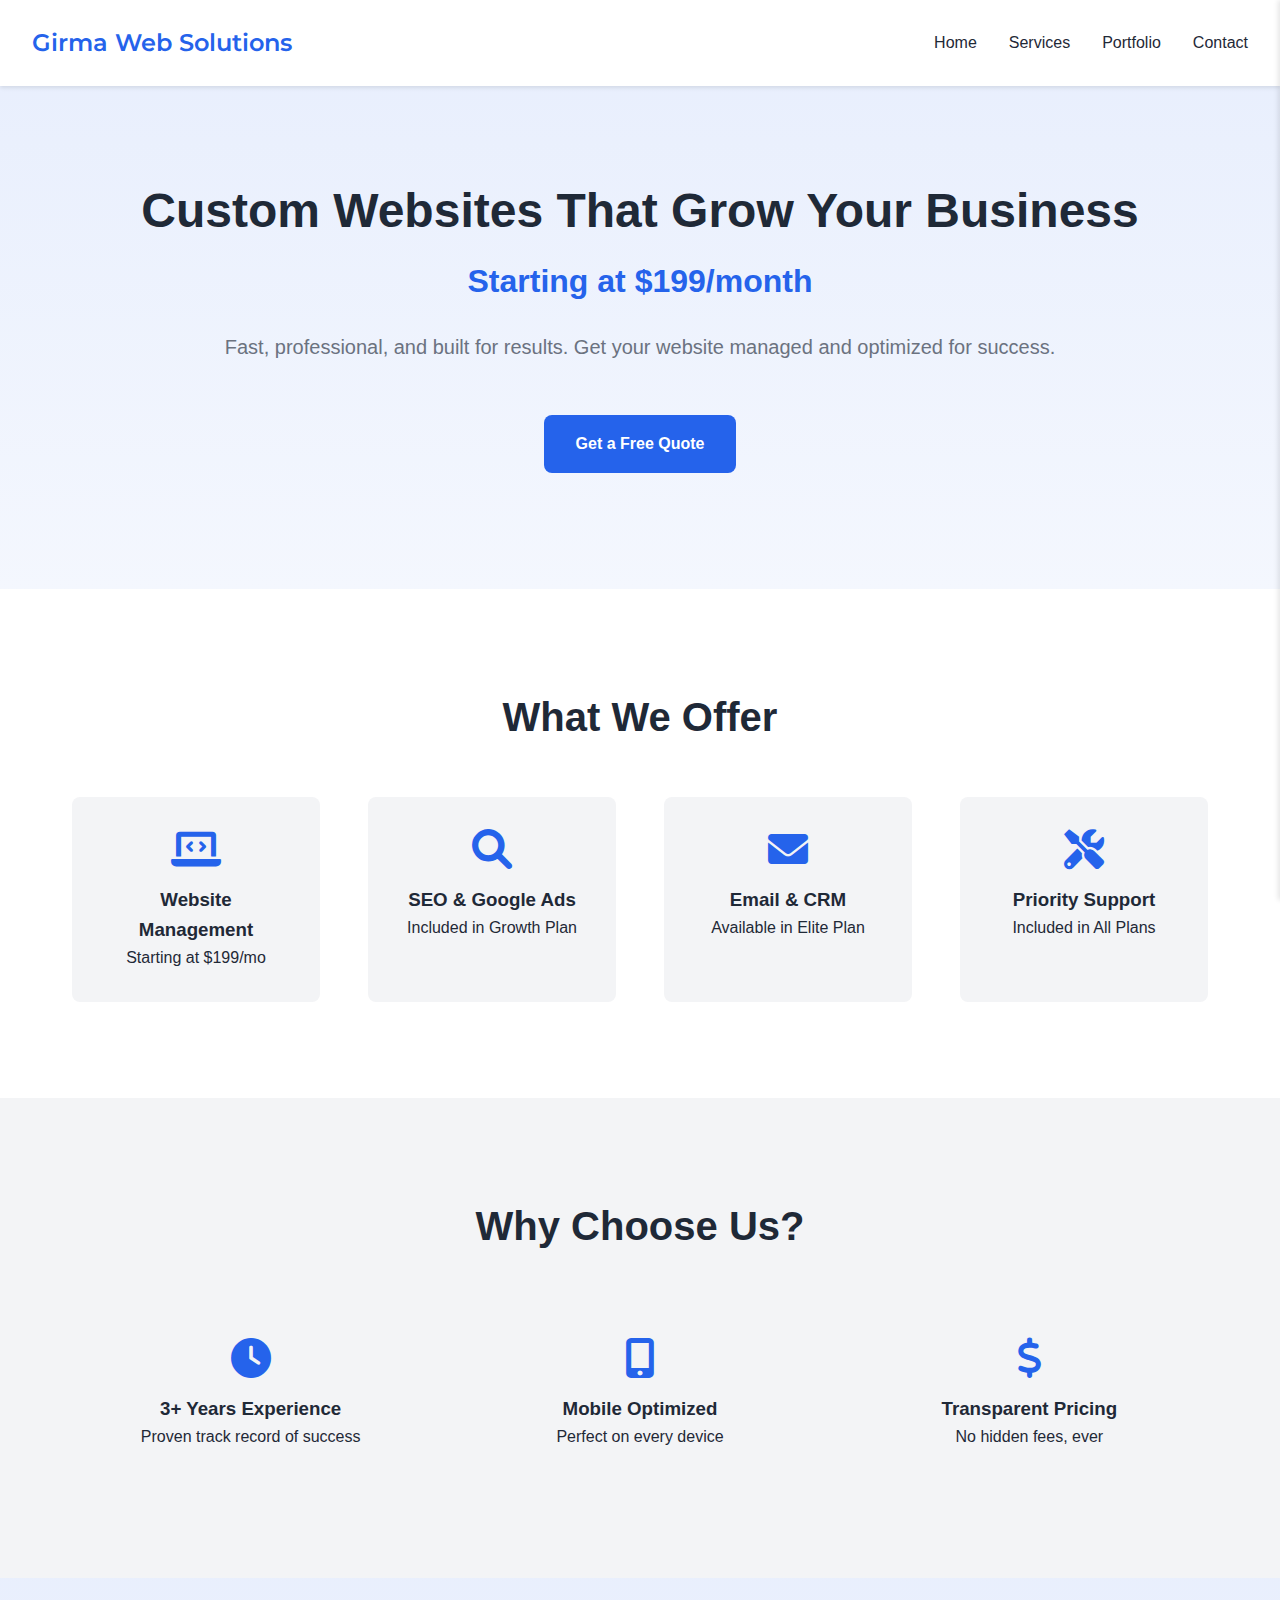
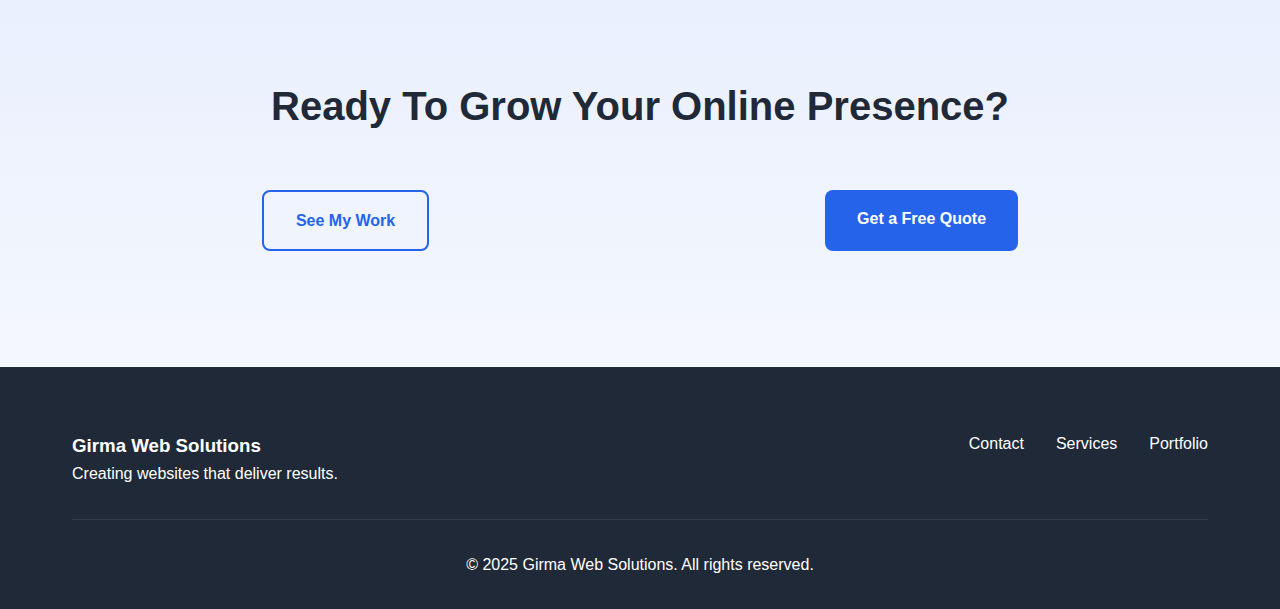
<file: index.html>
<!DOCTYPE html>
<html lang="en">
  <head>
    <meta charset="UTF-8" />
    <meta name="viewport" content="width=device-width, initial-scale=1.0" />
    <title>Custom Websites That Grow Your Business | Web Agency</title>
    <link rel="stylesheet" href="css/styles.css" />
    <link
      rel="stylesheet"
      href="https://cdnjs.cloudflare.com/ajax/libs/font-awesome/6.0.0/css/all.min.css"
    />
    <link
      href="https://fonts.googleapis.com/css2?family=Montserrat:wght@600&display=swap"
      rel="stylesheet"
    />
  </head>
  <body>
    <header>
      <nav class="navbar">
        <div class="logo"><a href="/">Girma Web Solutions</a></div>
        <ul class="nav-links">
          <li><a href="index.html">Home</a></li>
          <li><a href="pages/services.html">Services</a></li>
          <li><a href="pages/portfolio.html">Portfolio</a></li>
          <li><a href="pages/contact.html">Contact</a></li>
        </ul>
        <button class="mobile-menu">
          <span></span>
          <span></span>
          <span></span>
        </button>
      </nav>
      <div class="mobile-nav-overlay"></div>
      <nav class="mobile-nav">
        <div class="mobile-nav-header">
          <div class="logo"><a href="/">Girma Web Solutions</a></div>
          <button class="close-menu" aria-label="Close Menu">
            <i class="fas fa-times"></i>
          </button>
        </div>
        <ul class="mobile-nav-links">
          <li><a href="index.html">Home</a></li>
          <li><a href="pages/services.html">Services</a></li>
          <li><a href="pages/portfolio.html">Portfolio</a></li>
          <li><a href="pages/contact.html">Contact</a></li>
        </ul>
      </nav>
    </header>

    <main>
      <!-- Hero Section -->
      <section class="hero">
        <div class="container">
          <h1>Custom Websites That Grow Your Business</h1>
          <h2>Starting at $199/month</h2>
          <p class="subheadline">
            Fast, professional, and built for results. Get your website managed and optimized for success.
          </p>
          <a href="pages/contact.html" class="cta-button">Get a Free Quote</a>
        </div>
      </section>

      <!-- Services Section -->
      <section class="services">
        <div class="container">
          <h2>What We Offer</h2>
          <div class="services-grid">
            <div class="service-card">
              <i class="fas fa-laptop-code"></i>
              <h3>Website Management</h3>
              <p>Starting at $199/mo</p>
            </div>
            <div class="service-card">
              <i class="fas fa-search"></i>
              <h3>SEO & Google Ads</h3>
              <p>Included in Growth Plan</p>
            </div>
            <div class="service-card">
              <i class="fas fa-envelope"></i>
              <h3>Email & CRM</h3>
              <p>Available in Elite Plan</p>
            </div>
            <div class="service-card">
              <i class="fas fa-tools"></i>
              <h3>Priority Support</h3>
              <p>Included in All Plans</p>
            </div>
          </div>
        </div>
      </section>

      <!-- Why Choose Us Section -->
      <section class="why-us">
        <div class="container">
          <h2>Why Choose Us?</h2>
          <div class="features">
            <div class="feature">
              <i class="fas fa-clock"></i>
              <h3>3+ Years Experience</h3>
              <p>Proven track record of success</p>
            </div>
            <div class="feature">
              <i class="fas fa-mobile-alt"></i>
              <h3>Mobile Optimized</h3>
              <p>Perfect on every device</p>
            </div>
            <div class="feature">
              <i class="fas fa-dollar-sign"></i>
              <h3>Transparent Pricing</h3>
              <p>No hidden fees, ever</p>
            </div>
          </div>
        </div>
      </section>

      <!-- Call to Action -->
      <section class="cta">
        <div class="container">
          <h2>Ready To Grow Your Online Presence?</h2>
          <div class="cta-buttons">
            <a href="pages/portfolio.html" class="cta-button secondary"
              >See My Work</a
            >
            <a href="pages/contact.html" class="cta-button">Get a Free Quote</a>
          </div>
        </div>
      </section>
    </main>

    <footer>
      <div class="container">
        <div class="footer-content">
          <div class="footer-info">
            <h3>Girma Web Solutions</h3>
            <p>Creating websites that deliver results.</p>
          </div>
          <div class="footer-links">
            <a href="pages/contact.html">Contact</a>
            <a href="pages/services.html">Services</a>
            <a href="pages/portfolio.html">Portfolio</a>
          </div>
        </div>
        <div class="footer-bottom">
          <p>&copy; 2025 Girma Web Solutions. All rights reserved.</p>
        </div>
      </div>
    </footer>

    <script src="js/main.js"></script>
  </body>
</html>
</file>
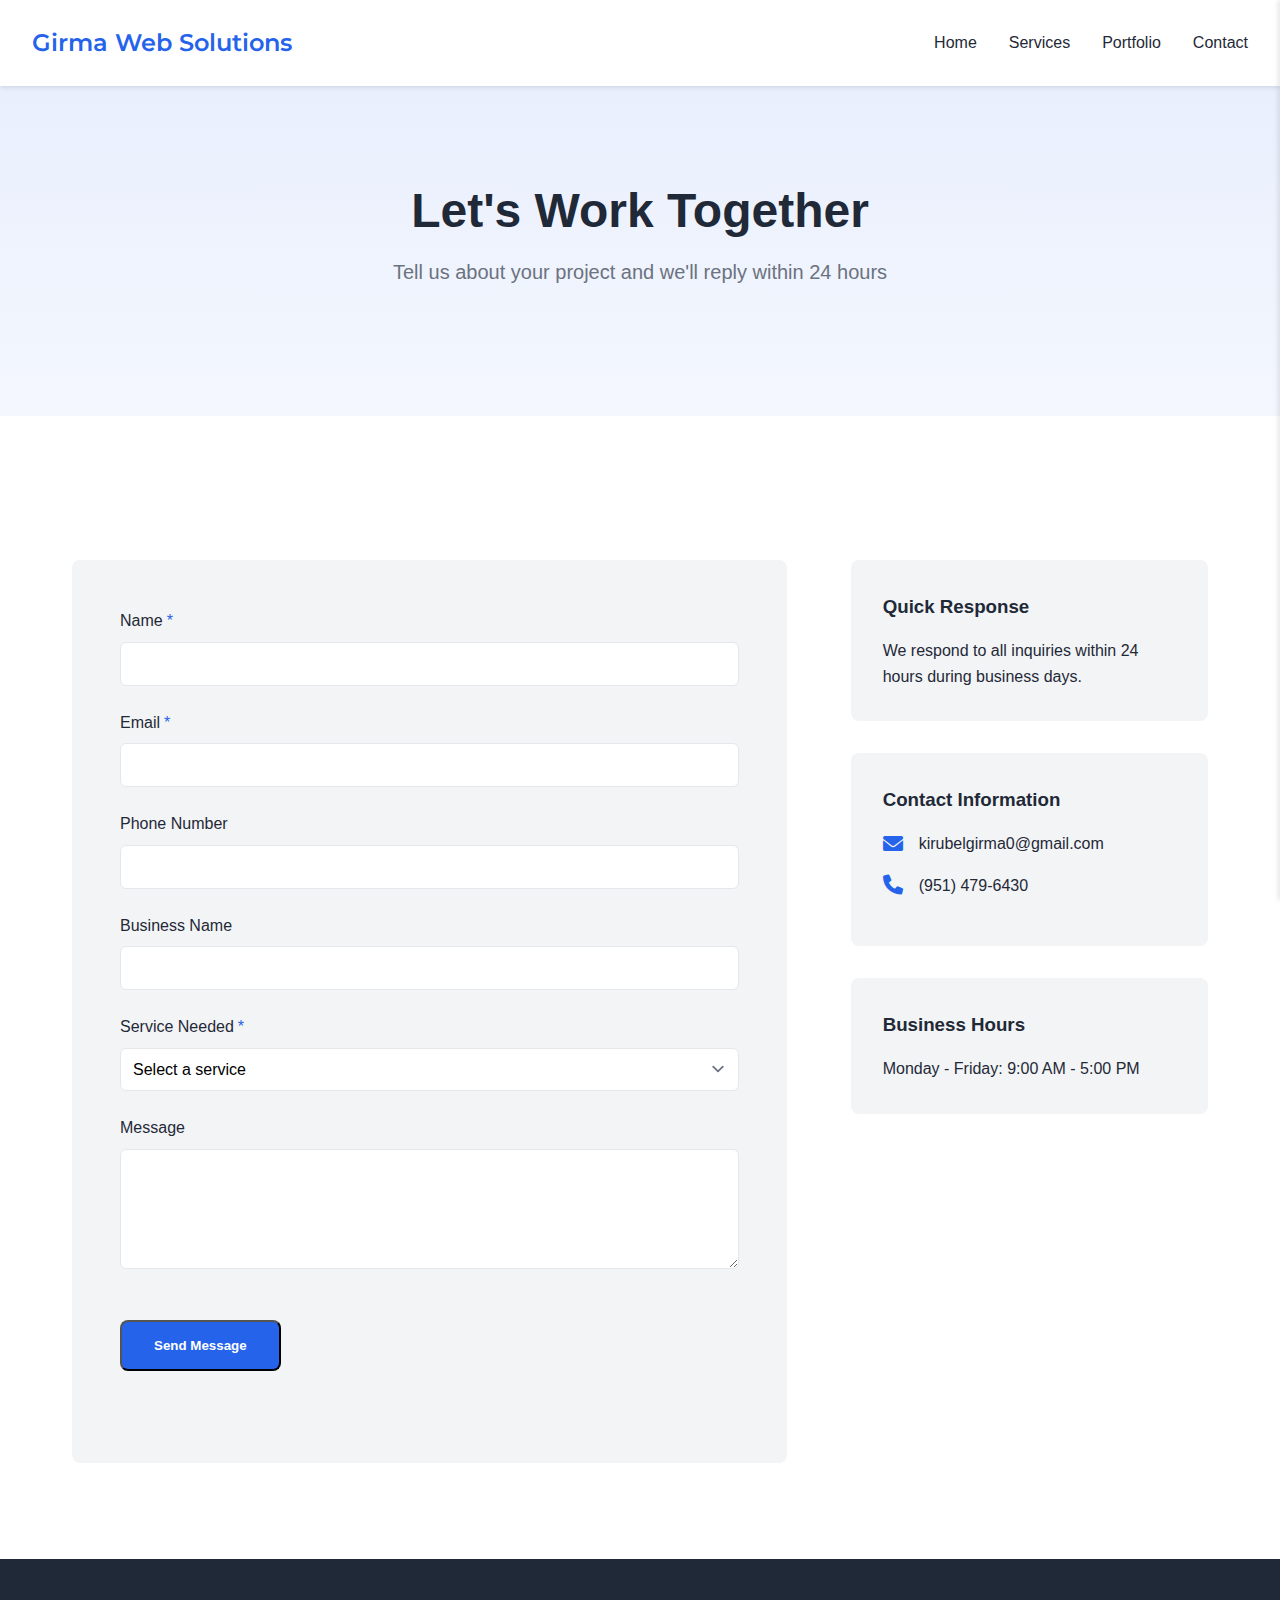
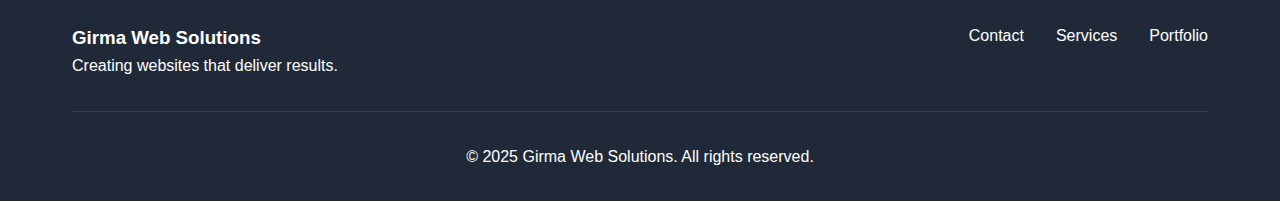
<file: pages/contact.html>
<!DOCTYPE html>
<html lang="en">
  <head>
    <meta charset="UTF-8" />
    <meta name="viewport" content="width=device-width, initial-scale=1.0" />
    <title>Contact Us | Web Agency</title>
    <link rel="stylesheet" href="../css/styles.css" />
    <link
      rel="stylesheet"
      href="https://cdnjs.cloudflare.com/ajax/libs/font-awesome/6.0.0/css/all.min.css"
    />
    <link
      href="https://fonts.googleapis.com/css2?family=Montserrat:wght@600&display=swap"
      rel="stylesheet"
    />
  </head>
  <body>
    <header>
      <nav class="navbar">
        <div class="logo"><a href="/">Girma Web Solutions</a></div>
        <ul class="nav-links">
          <li><a href="../index.html">Home</a></li>
          <li><a href="services.html">Services</a></li>
          <li><a href="portfolio.html">Portfolio</a></li>
          <li><a href="contact.html">Contact</a></li>
        </ul>
        <button class="mobile-menu" aria-label="Toggle Menu">
          <span></span>
          <span></span>
          <span></span>
        </button>
      </nav>
    </header>

    <div class="mobile-nav-overlay"></div>
    <nav class="mobile-nav">
      <div class="mobile-nav-header">
        <div class="logo"><a href="/">Girma Web Solutions</a></div>
        <button class="close-menu" aria-label="Close Menu">
          <i class="fas fa-times"></i>
        </button>
      </div>
      <ul class="mobile-nav-links">
        <li><a href="../index.html">Home</a></li>
        <li><a href="services.html">Services</a></li>
        <li><a href="portfolio.html">Portfolio</a></li>
        <li><a href="contact.html">Contact</a></li>
      </ul>
    </nav>

    <main>
      <!-- Contact Hero -->
      <section class="hero">
        <div class="container">
          <h1>Let's Work Together</h1>
          <p class="subheadline">
            Tell us about your project and we'll reply within 24 hours
          </p>
        </div>
      </section>

      <!-- Contact Section -->
      <section class="contact">
        <div class="container">
          <div class="contact-grid">
            <!-- Contact Form -->
            <div class="contact-form">
              <form id="projectForm" action="#" method="POST">
                <div class="form-group">
                  <label for="name" class="required">Name</label>
                  <input type="text" id="name" name="name" required />
                </div>

                <div class="form-group">
                  <label for="email" class="required">Email</label>
                  <input type="email" id="email" name="email" required />
                </div>

                <div class="form-group">
                  <label for="phone">Phone Number</label>
                  <input type="tel" id="phone" name="phone" />
                </div>

                <div class="form-group">
                  <label for="business">Business Name</label>
                  <input type="text" id="business" name="business" />
                </div>

                <div class="form-group">
                  <label for="service" class="required">Service Needed</label>
                  <select id="service" name="service" required>
                    <option value="">Select a service</option>
                    <option value="starter">Starter Plan ($199/mo)</option>
                    <option value="growth">Growth Plan ($399/mo)</option>
                    <option value="elite">Elite Plan ($599/mo)</option>
                  </select>
                </div>

                <div class="form-group full-width">
                  <label for="message">Message</label>
                  <textarea
                    id="message"
                    name="message"
                    rows="5"
                    required
                  ></textarea>
                </div>

                <div class="form-group full-width">
                  <button type="submit" class="cta-button">Send Message</button>
                </div>
              </form>
            </div>

            <!-- Contact Info -->
            <div class="contact-info">
              <div class="info-card">
                <h3>Quick Response</h3>
                <p>
                  We respond to all inquiries within 24 hours during business
                  days.
                </p>
              </div>

              <div class="info-card">
                <h3>Contact Information</h3>
                <ul class="contact-details">
                  <li>
                    <i class="fas fa-envelope"></i>
                    <a href="mailto:kirubelgirma0@gmail.com"
                      >kirubelgirma0@gmail.com</a
                    >
                  </li>
                  <li>
                    <i class="fas fa-phone"></i>
                    <a href="tel:+19514796430">(951) 479-6430</a>
                  </li>
                </ul>
              </div>

              <div class="info-card">
                <h3>Business Hours</h3>
                <p>Monday - Friday: 9:00 AM - 5:00 PM</p>
              </div>
            </div>
          </div>
        </div>
      </section>
    </main>

    <footer>
      <div class="container">
        <div class="footer-content">
          <div class="footer-info">
            <h3>Girma Web Solutions</h3>
            <p>Creating websites that deliver results.</p>
          </div>
          <div class="footer-links">
            <a href="contact.html">Contact</a>
            <a href="services.html">Services</a>
            <a href="portfolio.html">Portfolio</a>
          </div>
        </div>
        <div class="footer-bottom">
          <p>&copy; 2025 Girma Web Solutions. All rights reserved.</p>
        </div>
      </div>
    </footer>

    <script src="../js/main.js"></script>
  </body>
</html>
</file>
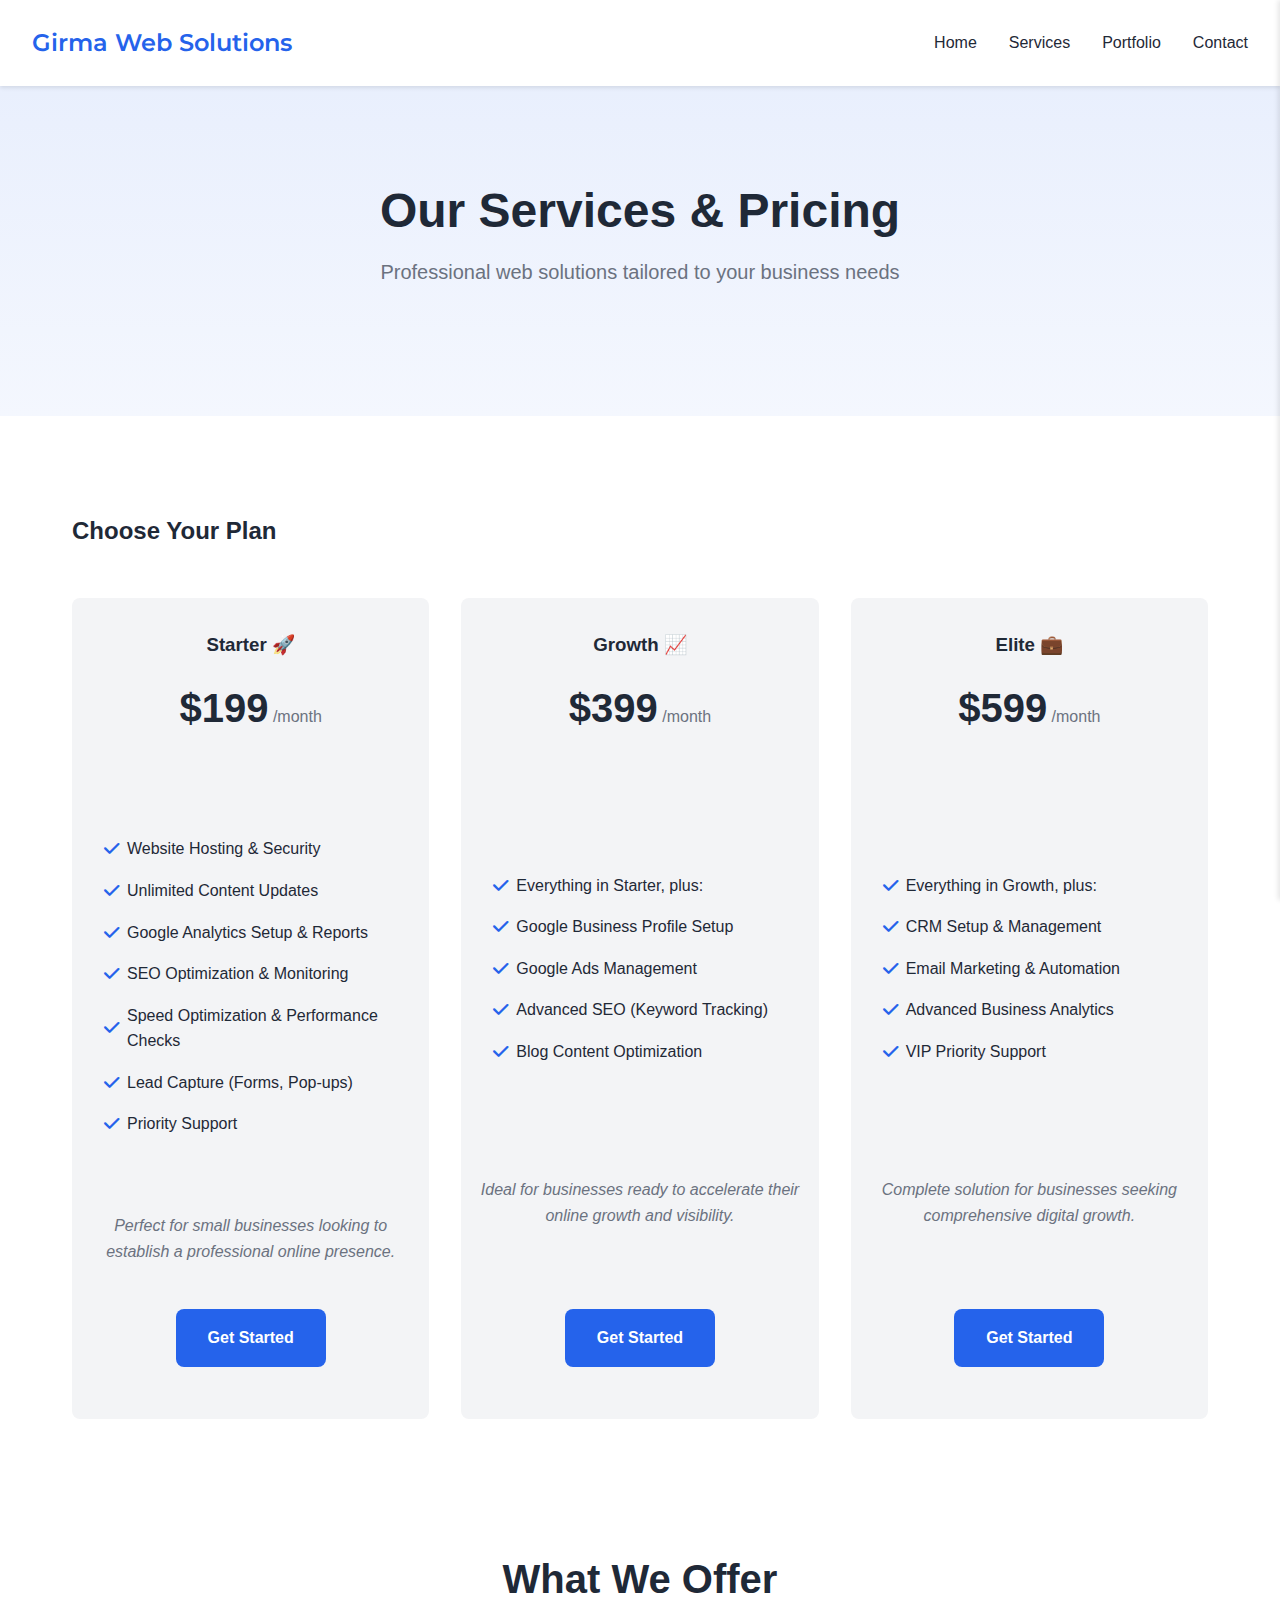
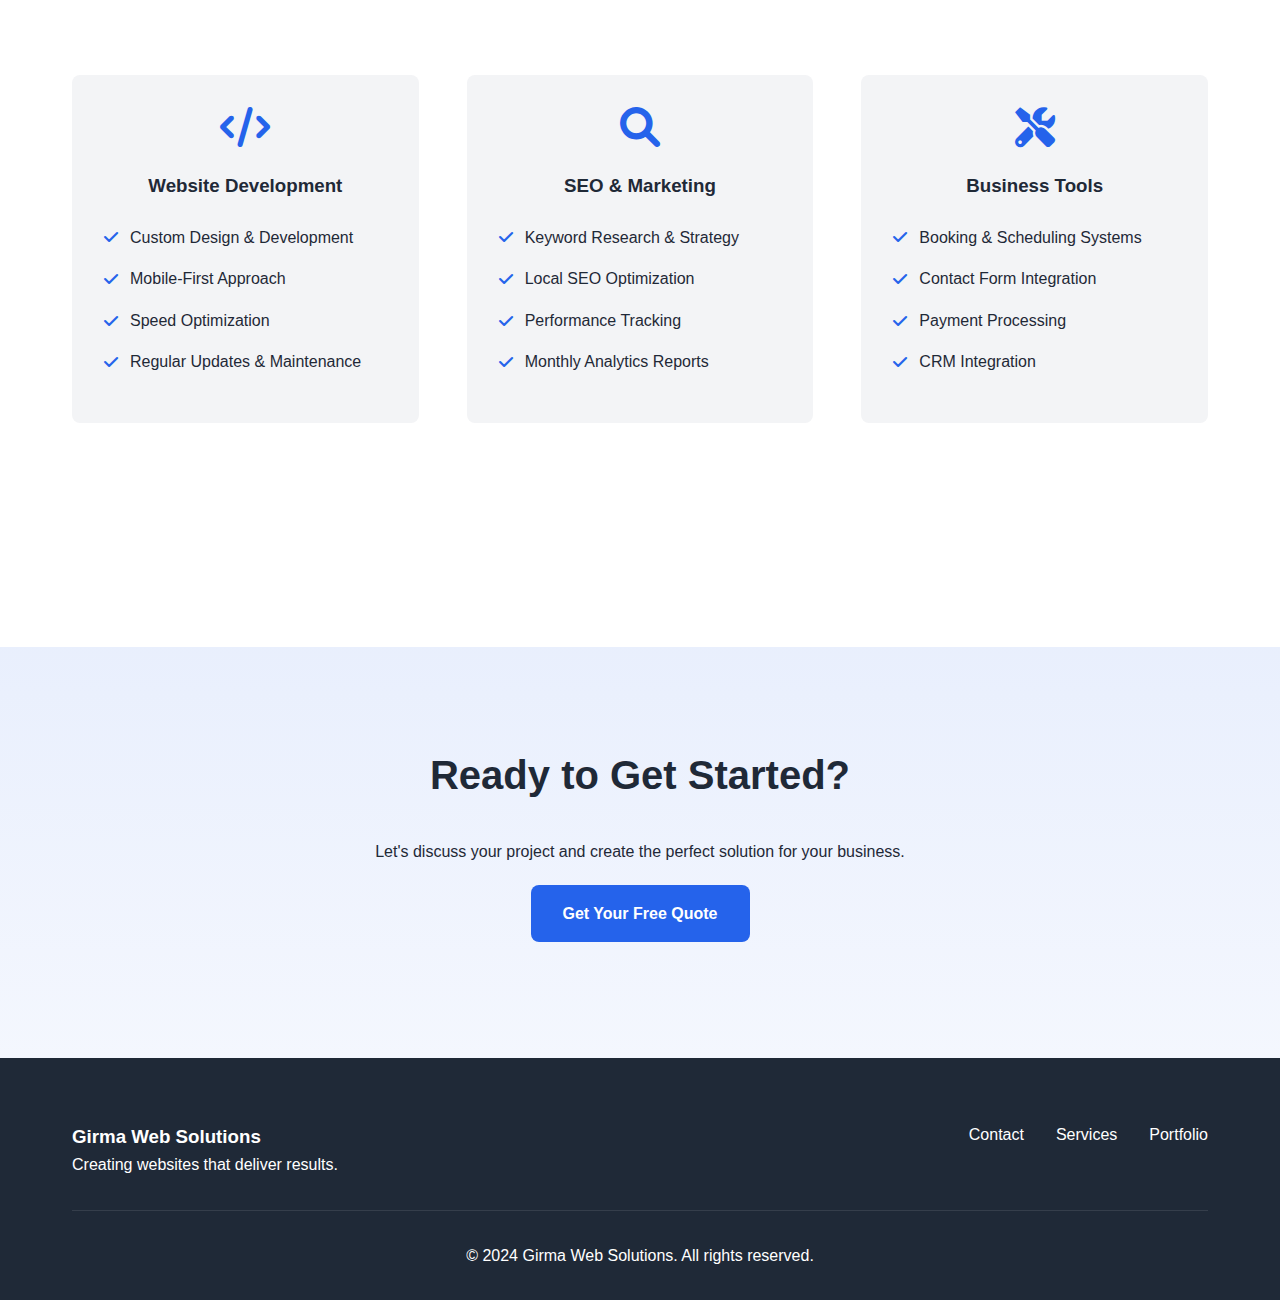
<file: pages/services.html>
<!DOCTYPE html>
<html lang="en">
  <head>
    <meta charset="UTF-8" />
    <meta name="viewport" content="width=device-width, initial-scale=1.0" />
    <title>Our Services & Pricing | Web Agency</title>
    <link rel="stylesheet" href="../css/styles.css" />
    <link
      rel="stylesheet"
      href="https://cdnjs.cloudflare.com/ajax/libs/font-awesome/6.0.0/css/all.min.css"
    />
    <link
      href="https://fonts.googleapis.com/css2?family=Montserrat:wght@600&display=swap"
      rel="stylesheet"
    />
  </head>
  <body>
    <header>
      <nav class="navbar">
        <div class="logo"><a href="/">Girma Web Solutions</a></div>
        <ul class="nav-links">
          <li><a href="../index.html">Home</a></li>
          <li><a href="services.html">Services</a></li>
          <li><a href="portfolio.html">Portfolio</a></li>
          <li><a href="contact.html">Contact</a></li>
        </ul>
        <button class="mobile-menu" aria-label="Toggle Menu">
          <span></span>
          <span></span>
          <span></span>
        </button>
      </nav>
      <div class="mobile-nav-overlay"></div>
      <nav class="mobile-nav">
        <div class="mobile-nav-header">
          <div class="logo"><a href="/">Girma Web Solutions</a></div>
          <button class="close-menu" aria-label="Close Menu">
            <i class="fas fa-times"></i>
          </button>
        </div>
        <ul class="mobile-nav-links">
          <li><a href="../index.html">Home</a></li>
          <li><a href="services.html">Services</a></li>
          <li><a href="portfolio.html">Portfolio</a></li>
          <li><a href="contact.html">Contact</a></li>
        </ul>
      </nav>
    </header>

    <main>
      <!-- Services Hero -->
      <section class="hero">
        <div class="container">
          <h1>Our Services & Pricing</h1>
          <p class="subheadline">
            Professional web solutions tailored to your business needs
          </p>
        </div>
      </section>

      <!-- Pricing Plans -->
      <section class="pricing">
        <div class="container">
          <h2>Choose Your Plan</h2>
          <div class="pricing-grid">
            <!-- Starter Plan -->
            <div class="pricing-card">
              <div class="pricing-header">
                <h3>Starter 🚀</h3>
                <div class="price">
                  <span class="amount">$199</span>
                  <span class="period">/month</span>
                </div>
              </div>
              <ul class="features-list">
                <li><i class="fas fa-check"></i> Website Hosting & Security</li>
                <li><i class="fas fa-check"></i> Unlimited Content Updates</li>
                <li><i class="fas fa-check"></i> Google Analytics Setup & Reports</li>
                <li><i class="fas fa-check"></i> SEO Optimization & Monitoring</li>
                <li><i class="fas fa-check"></i> Speed Optimization & Performance Checks</li>
                <li><i class="fas fa-check"></i> Lead Capture (Forms, Pop-ups)</li>
                <li><i class="fas fa-check"></i> Priority Support</li>
              </ul>
              <p class="plan-description">
                Perfect for small businesses looking to establish a professional online presence.
              </p>
              <a href="contact.html" class="cta-button">Get Started</a>
            </div>

            <!-- Growth Plan -->
            <div class="pricing-card featured">
              <div class="pricing-header">
                <h3>Growth 📈</h3>
                <div class="price">
                  <span class="amount">$399</span>
                  <span class="period">/month</span>
                </div>
              </div>
              <ul class="features-list">
                <li><i class="fas fa-check"></i> Everything in Starter, plus:</li>
                <li><i class="fas fa-check"></i> Google Business Profile Setup</li>
                <li><i class="fas fa-check"></i> Google Ads Management</li>
                <li><i class="fas fa-check"></i> Advanced SEO (Keyword Tracking)</li>
                <li><i class="fas fa-check"></i> Blog Content Optimization</li>
              </ul>
              <p class="plan-description">
                Ideal for businesses ready to accelerate their online growth and visibility.
              </p>
              <a href="contact.html" class="cta-button">Get Started</a>
            </div>

            <!-- Elite Plan -->
            <div class="pricing-card">
              <div class="pricing-header">
                <h3>Elite 💼</h3>
                <div class="price">
                  <span class="amount">$599</span>
                  <span class="period">/month</span>
                </div>
              </div>
              <ul class="features-list">
                <li><i class="fas fa-check"></i> Everything in Growth, plus:</li>
                <li><i class="fas fa-check"></i> CRM Setup & Management</li>
                <li><i class="fas fa-check"></i> Email Marketing & Automation</li>
                <li><i class="fas fa-check"></i> Advanced Business Analytics</li>
                <li><i class="fas fa-check"></i> VIP Priority Support</li>
              </ul>
              <p class="plan-description">
                Complete solution for businesses seeking comprehensive digital growth.
              </p>
              <a href="contact.html" class="cta-button">Get Started</a>
            </div>
          </div>

          <!-- What We Offer Section (replacing Add-Ons) -->
          <div class="services-highlight">
            <h2>What We Offer</h2>
            <div class="services-grid">
              <div class="service-highlight-card">
                <i class="fas fa-code"></i>
                <h3>Website Development</h3>
                <ul class="service-features">
                  <li><i class="fas fa-check"></i> Custom Design & Development</li>
                  <li><i class="fas fa-check"></i> Mobile-First Approach</li>
                  <li><i class="fas fa-check"></i> Speed Optimization</li>
                  <li><i class="fas fa-check"></i> Regular Updates & Maintenance</li>
                </ul>
              </div>

              <div class="service-highlight-card">
                <i class="fas fa-search"></i>
                <h3>SEO & Marketing</h3>
                <ul class="service-features">
                  <li><i class="fas fa-check"></i> Keyword Research & Strategy</li>
                  <li><i class="fas fa-check"></i> Local SEO Optimization</li>
                  <li><i class="fas fa-check"></i> Performance Tracking</li>
                  <li><i class="fas fa-check"></i> Monthly Analytics Reports</li>
                </ul>
              </div>

              <div class="service-highlight-card">
                <i class="fas fa-tools"></i>
                <h3>Business Tools</h3>
                <ul class="service-features">
                  <li><i class="fas fa-check"></i> Booking & Scheduling Systems</li>
                  <li><i class="fas fa-check"></i> Contact Form Integration</li>
                  <li><i class="fas fa-check"></i> Payment Processing</li>
                  <li><i class="fas fa-check"></i> CRM Integration</li>
                </ul>
              </div>
            </div>
          </div>
        </div>
      </section>

      <!-- Call to Action -->
      <section class="cta">
        <div class="container">
          <h2>Ready to Get Started?</h2>
          <p>
            Let's discuss your project and create the perfect solution for your
            business.
          </p>
          <a href="contact.html" class="cta-button">Get Your Free Quote</a>
        </div>
      </section>
    </main>

    <footer>
      <div class="container">
        <div class="footer-content">
          <div class="footer-info">
            <h3>Girma Web Solutions</h3>
            <p>Creating websites that deliver results.</p>
          </div>
          <div class="footer-links">
            <a href="contact.html">Contact</a>
            <a href="services.html">Services</a>
            <a href="portfolio.html">Portfolio</a>
          </div>
        </div>
        <div class="footer-bottom">
          <p>&copy; 2024 Girma Web Solutions. All rights reserved.</p>
        </div>
      </div>
    </footer>

    <script src="../js/main.js"></script>
  </body>
</html>
</file>
<file: css/styles.css>
/* Reset and Base Styles */
* {
  margin: 0;
  padding: 0;
  box-sizing: border-box;
  user-select: none;
  -webkit-user-select: none;
  -moz-user-select: none;
  -ms-user-select: none;
}

/* But allow text selection in specific elements */
input,
textarea,
.contact-details a,
.footer-info p {
  user-select: text;
  -webkit-user-select: text;
  -moz-user-select: text;
  -ms-user-select: text;
  cursor: text;
}

/* And keep pointer cursor for clickable elements */
a,
button,
.cta-button,
.mobile-menu,
.close-menu {
  cursor: pointer;
}

:root {
  --primary-color: #2563eb;
  --secondary-color: #1e40af;
  --text-color: #1f2937;
  --light-text: #6b7280;
  --background: #ffffff;
  --light-background: #f3f4f6;
}

body {
  font-family: "Inter", -apple-system, BlinkMacSystemFont, "Segoe UI", Roboto,
    sans-serif;
  line-height: 1.6;
  color: var(--text-color);
}

.container {
  max-width: 1200px;
  margin: 0 auto;
  padding: 0 2rem;
}

/* Navigation */
.navbar {
  display: flex;
  justify-content: space-between;
  align-items: center;
  padding: 1.5rem 2rem;
  background: var(--background);
  box-shadow: 0 2px 4px rgba(0, 0, 0, 0.1);
}

.logo {
  font-size: 1.5rem;
  font-weight: 700;
  color: var(--primary-color);
}

.logo a {
  font-family: "Montserrat", sans-serif;
  font-weight: 600;
  text-decoration: none;
  color: var(--primary-color);
}

.nav-links {
  display: flex;
  gap: 2rem;
  list-style: none;
}

.nav-links a {
  text-decoration: none;
  color: var(--text-color);
  font-weight: 500;
  transition: color 0.3s ease;
}

.nav-links a:hover {
  color: var(--primary-color);
}

/* Hero Section */
.hero {
  padding: 6rem 0;
  background: linear-gradient(rgba(37, 99, 235, 0.1), rgba(37, 99, 235, 0.05));
  text-align: center;
}

.hero h1 {
  font-size: 3rem;
  font-weight: 800;
  margin-bottom: 1rem;
  line-height: 1.2;
}

.hero h2 {
  font-size: 2rem;
  color: var(--primary-color);
  margin-bottom: 1.5rem;
}

.hero .subheadline {
  font-size: 1.25rem;
  color: var(--light-text);
  margin-bottom: 2rem;
}

/* Buttons */
.cta-button {
  display: inline-block;
  margin: 20px auto;
  padding: 1rem 2rem;
  background: var(--primary-color);
  color: white;
  text-decoration: none;
  border-radius: 0.5rem;
  font-weight: 600;
  transition: background-color 0.3s ease;
}

.cta-button:hover {
  background: var(--secondary-color);
}

.cta-button.secondary {
  background: transparent;
  border: 2px solid var(--primary-color);
  color: var(--primary-color);
}

.cta-button.secondary:hover {
  background: var(--primary-color);
  color: white;
}

/* Services Section */
.services {
  padding: 6rem 0;
  background: var(--background);
}

.services h2 {
  text-align: center;
  margin-bottom: 3rem;
  font-size: 2.5rem;
}

.services-grid {
  display: grid;
  grid-template-columns: repeat(4, 1fr);
  gap: 2rem;
}

.service-card {
  padding: 2rem;
  text-align: center;
  background: var(--light-background);
  border-radius: 0.5rem;
  transition: transform 0.3s ease;
}

.service-card:hover {
  transform: translateY(-5px);
}

.service-card i {
  font-size: 2.5rem;
  color: var(--primary-color);
  margin-bottom: 1rem;
}

/* Why Us Section */
.why-us {
  padding: 6rem 0;
  background: var(--light-background);
}

.why-us h2 {
  text-align: center;
  margin-bottom: 3rem;
  font-size: 2.5rem;
}

.features {
  display: grid;
  grid-template-columns: repeat(auto-fit, minmax(250px, 1fr));
  gap: 2rem;
}

.feature {
  text-align: center;
  padding: 2rem;
}

.feature i {
  font-size: 2.5rem;
  color: var(--primary-color);
  margin-bottom: 1rem;
}

/* CTA Section */
.cta {
  padding: 6rem 0;
  text-align: center;
  background: linear-gradient(rgba(37, 99, 235, 0.1), rgba(37, 99, 235, 0.05));
}

.cta h2 {
  font-size: 2.5rem;
  margin-bottom: 2rem;
}

.cta-buttons {
  display: flex;
  gap: 1rem;
  justify-content: center;
}

/* Footer */
footer {
  background: var(--text-color);
  color: white;
  padding: 4rem 0 2rem;
}

.footer-content {
  display: flex;
  justify-content: space-between;
  margin-bottom: 2rem;
}

.footer-links {
  display: flex;
  gap: 2rem;
}

.footer-links a {
  color: white;
  text-decoration: none;
}

.footer-bottom {
  text-align: center;
  padding-top: 2rem;
  border-top: 1px solid rgba(255, 255, 255, 0.1);
}

/* Mobile Menu */
.mobile-menu {
  display: none;
}

/* Responsive Design */
@media (max-width: 768px) {
  .nav-links {
    display: none;
  }

  .mobile-menu {
    display: block;
    background: none;
    border: none;
    cursor: pointer;
  }

  .mobile-menu span {
    display: block;
    width: 25px;
    height: 3px;
    background: var(--text-color);
    margin: 5px 0;
  }

  .hero h1 {
    font-size: 2rem;
  }

  .hero h2 {
    font-size: 1.5rem;
  }

  .cta-buttons {
    flex-direction: column;
  }

  .footer-content {
    flex-direction: column;
    gap: 2rem;
    text-align: center;
  }

  .footer-links {
    justify-content: center;
  }
}

/* Pricing Section */
.pricing {
  padding: 6rem 0;
  background: var(--background);
}

.pricing-grid {
  display: grid;
  grid-template-columns: repeat(auto-fit, minmax(300px, 1fr));
  gap: 2rem;
  margin-top: 3rem;
}

.pricing-card {
  background: var(--light-background);
  border-radius: 0.5rem;
  padding: 2rem 1rem;
  text-align: center;
  transition: transform 0.3s ease;
  display: flex;
  flex-direction: column;
  justify-content: space-between;
}

.pricing-card:hover {
  transform: translateY(-5px);
}

.pricing-card.featured {
  background: var(--light-background);
  color: var(--text-color);
  position: relative;
  z-index: 1;
}

.pricing-card.featured:hover {
  transform: translateY(-5px);
}

.pricing-header {
  margin-bottom: 2rem;
}

.price {
  margin: 1rem 0;
}

.price .amount {
  font-size: 2.5rem;
  font-weight: 700;
}

.price .period {
  font-size: 1rem;
  color: var(--light-text);
}

.features-list {
  list-style: none;
  margin: 2rem 0;
  text-align: left;
  padding-left: 1rem;
}

.features-list li {
  margin: 1rem 0;
  display: flex;
  align-items: center;
  gap: 0.5rem;
}

.features-list i {
  color: var(--primary-color);
  font-size: 1.1rem;
}

.delivery-time {
  color: var(--light-text);
  font-size: 0.9rem;
  margin-top: 0.5rem;
}

.plan-description {
  color: var(--light-text);
  margin: 1.5rem 0;
  font-style: italic;
  justify-content: center;
}

.management-features {
  display: grid;
  grid-template-columns: repeat(auto-fit, minmax(250px, 1fr));
  gap: 2rem;
  margin: 2rem 0;
}

.management-plan {
  margin-top: 4rem;
  padding-top: 4rem;
  border-top: 1px solid var(--light-background);
}

/* Responsive adjustments */
@media (max-width: 768px) {
  .management-features {
    grid-template-columns: 1fr;
  }

  .pricing-grid {
    grid-template-columns: 1fr;
  }

  .pricing-card.featured {
    transform: none;
  }

  .pricing-card.featured:hover {
    transform: translateY(-5px);
  }
}

/* Services Highlight Section */
.services-highlight {
  margin: 8rem 0;
  text-align: center;
}

.services-highlight h2 {
  margin-bottom: 4rem;
  font-size: 2.5rem;
}

.services-grid {
  display: grid;
  grid-template-columns: repeat(auto-fit, minmax(240px, 1fr));
  gap: 3rem;
}

.service-highlight-card {
  background: var(--light-background);
  padding: 2rem;
  border-radius: 0.5rem;
  transition: transform 0.3s ease;
}

.service-highlight-card:hover {
  transform: translateY(-5px);
}

.service-highlight-card i {
  font-size: 2.5rem;
  color: var(--primary-color);
  margin-bottom: 1.5rem;
}

.service-highlight-card h3 {
  margin-bottom: 1.5rem;
  color: var(--text-color);
}

.service-features {
  list-style: none;
  padding: 0;
  text-align: left;
}

.service-features li {
  display: flex;
  align-items: center;
  gap: 0.75rem;
  margin: 1rem 0;
  color: var(--text-color);
}

.service-features i {
  font-size: 1rem;
  margin: 0;
}

@media (max-width: 768px) {
  .services-highlight {
    margin: 6rem 0;
  }

  .services-highlight h2 {
    margin-bottom: 3rem;
  }

  .service-highlight-card {
    margin-bottom: 2rem;
  }
}

/* Portfolio Section */
.portfolio {
  padding: 6rem 0;
  background: var(--background);
}

.portfolio-grid {
  display: grid;
  grid-template-columns: repeat(auto-fit, minmax(350px, 1fr));
  gap: 3rem;
  margin-top: 3rem;
}

.portfolio-item {
  background: var(--light-background);
  border-radius: 0.5rem;
  overflow: hidden;
  transition: transform 0.3s ease;
}

.portfolio-item:hover {
  transform: translateY(-5px);
}

.portfolio-image {
  position: relative;
  aspect-ratio: 16/9;
  overflow: hidden;
}

.portfolio-image img {
  width: 100%;
  height: 100%;
  object-fit: cover;
  transition: transform 0.3s ease;
}

.portfolio-overlay {
  position: absolute;
  top: 0;
  left: 0;
  width: 100%;
  height: 100%;
  background: rgba(37, 99, 235, 0.9);
  display: flex;
  justify-content: center;
  align-items: center;
  opacity: 0;
  transition: opacity 0.3s ease;
}

.portfolio-item:hover .portfolio-overlay {
  opacity: 1;
}

.portfolio-item:hover .portfolio-image img {
  transform: scale(1.1);
}

.view-project {
  color: white;
  text-decoration: none;
  padding: 1rem 2rem;
  border: 2px solid white;
  border-radius: 0.5rem;
  font-weight: 600;
  transition: all 0.3s ease;
}

.view-project:hover {
  background: white;
  color: var(--primary-color);
}

.portfolio-content {
  padding: 2rem;
}

.portfolio-content h3 {
  margin-bottom: 0.5rem;
}

.portfolio-content .category {
  color: var(--primary-color);
  font-weight: 600;
  margin-bottom: 1rem;
}

.portfolio-content .description {
  color: var(--light-text);
  margin-bottom: 1.5rem;
}

.portfolio-content .features {
  list-style: none;
}

.portfolio-content .features li {
  display: flex;
  align-items: center;
  gap: 0.5rem;
  margin: 0.5rem 0;
  color: var(--text-color);
}

.portfolio-content .features i {
  color: var(--primary-color);
}

/* Process Section */
.process {
  padding: 6rem 0;
  background: var(--light-background);
}

.process h2 {
  text-align: center;
  margin-bottom: 3rem;
}

.process-grid {
  display: grid;
  grid-template-columns: repeat(auto-fit, minmax(250px, 1fr));
  gap: 2rem;
}

.process-step {
  text-align: center;
  padding: 2rem;
}

.step-number {
  width: 3rem;
  height: 3rem;
  background: var(--primary-color);
  color: white;
  border-radius: 50%;
  display: flex;
  justify-content: center;
  align-items: center;
  margin: 0 auto 1rem;
  font-weight: 600;
  font-size: 1.25rem;
}

.process-step h3 {
  margin-bottom: 1rem;
}

/* Responsive adjustments */
@media (max-width: 768px) {
  .portfolio-grid {
    grid-template-columns: 1fr;
  }

  .portfolio-item {
    max-width: 500px;
    margin: 0 auto;
  }
}

/* Contact Section */
.contact {
  padding: 6rem 0;
  background: var(--background);
}

.contact-grid {
  display: grid;
  grid-template-columns: 2fr 1fr;
  gap: 4rem;
  margin-top: 3rem;
}

/* Form Styles */
.contact-form {
  background: var(--light-background);
  padding: 3rem;
  border-radius: 0.5rem;
}

.form-group {
  margin-bottom: 1.5rem;
}

.form-group.full-width {
  grid-column: 1 / -1;
}

.form-group label {
  display: block;
  margin-bottom: 0.5rem;
  color: var(--text-color);
  font-weight: 500;
}

.form-group input,
.form-group textarea {
  width: 100%;
  padding: 0.75rem;
  border: 1px solid #e5e7eb;
  border-radius: 0.375rem;
  background: white;
  font-size: 1rem;
  transition: border-color 0.3s ease;
}

.form-group input:focus,
.form-group textarea:focus {
  outline: none;
  border-color: var(--primary-color);
  box-shadow: 0 0 0 3px rgba(37, 99, 235, 0.1);
}

.form-group textarea {
  resize: vertical;
  min-height: 120px;
}

.form-group select {
  width: 100%;
  padding: 0.75rem;
  border: 1px solid #e5e7eb;
  border-radius: 0.375rem;
  background: white;
  font-size: 1rem;
  transition: border-color 0.3s ease;
  appearance: none; /* Remove default select styling */
  background-image: url("data:image/svg+xml,%3csvg xmlns='http://www.w3.org/2000/svg' fill='none' viewBox='0 0 20 20'%3e%3cpath stroke='%236B7280' stroke-linecap='round' stroke-linejoin='round' stroke-width='1.5' d='M6 8l4 4 4-4'/%3e%3c/svg%3e");
  background-position: right 0.5rem center;
  background-repeat: no-repeat;
  background-size: 1.5em 1.5em;
}

.form-group select:focus {
  outline: none;
  border-color: var(--primary-color);
  box-shadow: 0 0 0 3px rgba(37, 99, 235, 0.1);
}

/* Required field styling */
.form-group label.required::after {
  content: "*";
  color: var(--primary-color);
  margin-left: 4px;
}

/* Contact Info Styles */
.contact-info {
  display: flex;
  flex-direction: column;
  gap: 2rem;
}

.info-card {
  background: var(--light-background);
  padding: 2rem;
  border-radius: 0.5rem;
}

.info-card h3 {
  color: var(--text-color);
  margin-bottom: 1rem;
}

.contact-details {
  list-style: none;
  padding: 0;
}

.contact-details li {
  display: flex;
  align-items: center;
  gap: 1rem;
  margin: 1rem 0;
}

.contact-details i {
  color: var(--primary-color);
  font-size: 1.25rem;
}

.contact-details a {
  color: var(--text-color);
  text-decoration: none;
  transition: color 0.3s ease;
}

.contact-details a:hover {
  color: var(--primary-color);
}

/* Responsive adjustments */
@media (max-width: 768px) {
  .contact-grid {
    grid-template-columns: 1fr;
  }

  .contact-form {
    padding: 2rem;
  }

  .form-group {
    margin-bottom: 1rem;
  }
}
.pricing-card {
  display: flex;
  flex-direction: column;
}

.card-bottom {
  margin-top: auto;
  padding-top: 20px;
}
.plan-description {
  min-height: 60px;
  display: flex;
  align-items: center;
  margin-bottom: 20px;
}

/* Mobile Navigation */
.mobile-nav-overlay {
  position: fixed;
  top: 0;
  left: 0;
  width: 100%;
  height: 100%;
  background: rgba(0, 0, 0, 0.5);
  opacity: 0;
  visibility: hidden;
  transition: all 0.3s ease;
  z-index: 998;
}

.mobile-nav {
  position: fixed;
  top: 0;
  right: -300px;
  width: 300px;
  height: 100%;
  background: var(--background);
  padding: 2rem;
  transition: right 0.3s ease;
  z-index: 999;
  box-shadow: -2px 0 5px rgba(0, 0, 0, 0.1);
}

.mobile-nav.active {
  right: 0;
}

.mobile-nav-overlay.active {
  opacity: 1;
  visibility: visible;
}

.mobile-nav-header {
  display: flex;
  justify-content: space-between;
  align-items: center;
  margin-bottom: 2rem;
}

.close-menu {
  background: none;
  border: none;
  font-size: 1.5rem;
  color: var(--text-color);
  cursor: pointer;
  padding: 0.5rem;
}

.mobile-nav-links {
  list-style: none;
  padding: 0;
}

.mobile-nav-links li {
  margin: 1rem 0;
}

.mobile-nav-links a {
  display: block;
  padding: 0.75rem 0;
  color: var(--text-color);
  text-decoration: none;
  font-size: 1.1rem;
  font-weight: 500;
  transition: color 0.3s ease;
}

.mobile-nav-links a:hover {
  color: var(--primary-color);
}

/* Prevent body scroll when menu is open */
body.menu-open {
  overflow: hidden;
}

/* Portfolio Detail Pages */
.portfolio-details {
  padding: 6rem 0;
  background: var(--background);
}

.project-grid {
  display: grid;
  gap: 4rem;
}

.project-overview {
  max-width: 800px;
  margin: 0 auto;
}

.project-overview h2 {
  margin-bottom: 1.5rem;
}

.project-overview h3 {
  margin: 2rem 0 1rem;
}

.goal-list,
.solution-list {
  list-style: none;
  padding: 0;
}

.goal-list li,
.solution-list li {
  display: flex;
  align-items: center;
  gap: 1rem;
  margin: 0.75rem 0;
}

.goal-list i,
.solution-list i {
  color: var(--primary-color);
}

.project-results {
  display: grid;
  grid-template-columns: repeat(auto-fit, minmax(200px, 1fr));
  gap: 2rem;
  text-align: center;
}

.result-card {
  padding: 2rem;
  background: var(--light-background);
  border-radius: 0.5rem;
}

.result-card i {
  font-size: 2rem;
  color: var(--primary-color);
  margin-bottom: 1rem;
}

.result-card h3 {
  font-size: 2.5rem;
  margin-bottom: 0.5rem;
}

.project-images {
  display: grid;
  grid-template-columns: repeat(auto-fit, minmax(300px, 1fr));
  gap: 2rem;
}

.project-images img {
  width: 100%;
  border-radius: 0.5rem;
  box-shadow: 0 4px 6px rgba(0, 0, 0, 0.1);
}

@media (max-width: 768px) {
  .project-results {
    grid-template-columns: 1fr;
  }

  .project-images {
    grid-template-columns: 1fr;
  }
}

/* Add responsive breakpoints */
@media (max-width: 1200px) {
  .services-grid {
    grid-template-columns: repeat(2, 1fr);
  }
}

@media (max-width: 600px) {
  .services-grid {
    grid-template-columns: 1fr;
  }
}
</file>
